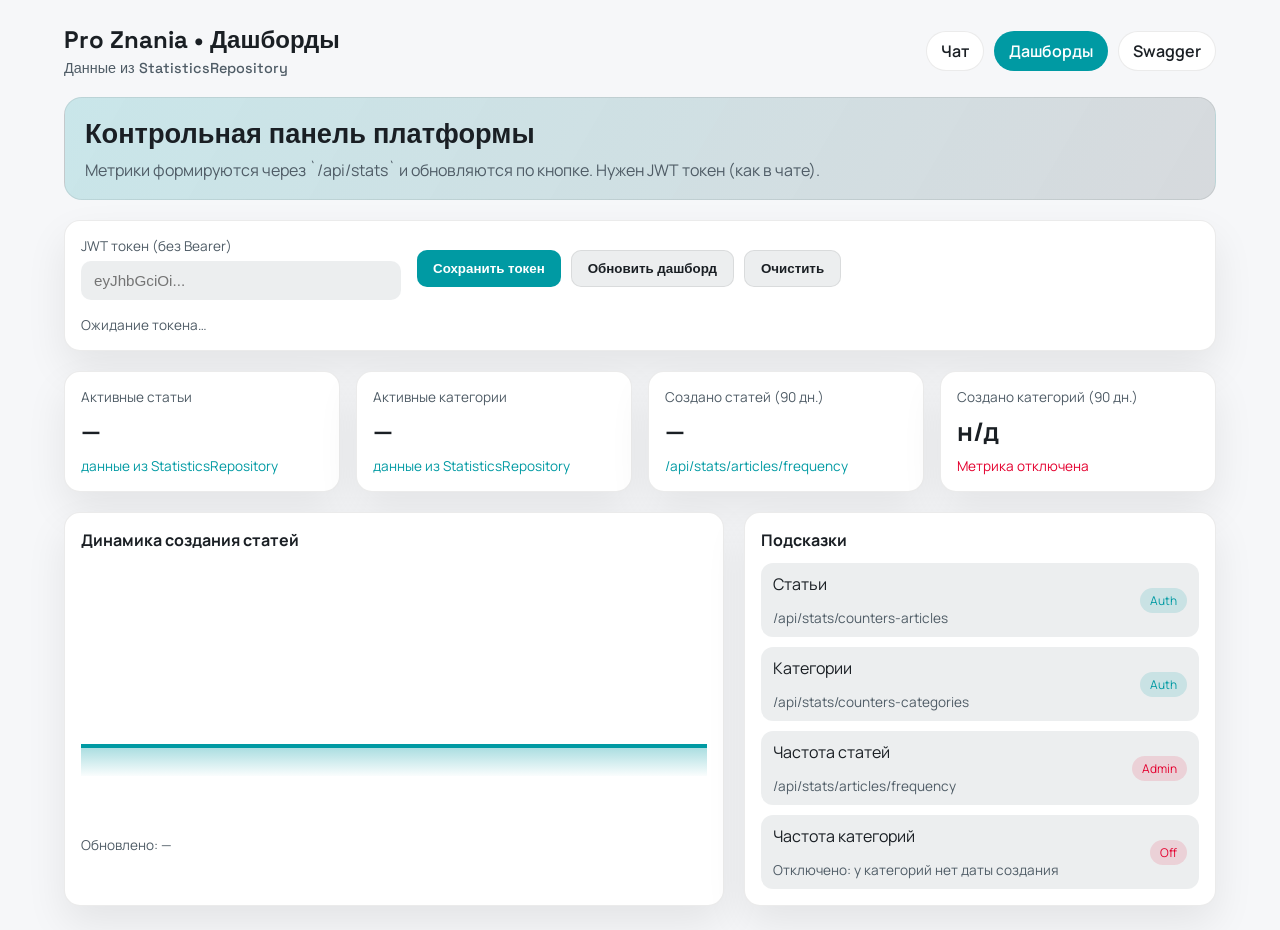
<file: base/src/main/resources/static/demo/dashboard.html>
<!DOCTYPE html>
<html lang="ru">
<head>
    <meta charset="UTF-8">
    <meta name="viewport" content="width=device-width, initial-scale=1">
    <title>Дашборды | Pro Znania</title>
    <link rel="preconnect" href="https://fonts.googleapis.com">
    <link rel="preconnect" href="https://fonts.gstatic.com" crossorigin>
    <link href="https://fonts.googleapis.com/css2?family=Manrope:wght@400;500;600;700&family=Space+Grotesk:wght@500;700&display=swap" rel="stylesheet">
    <style>
        :root {
            --primary: #009AA3;
            --slate: #67767D;
            --accent: #E4002F;
            --bg: #f6f7f9;
            --bg-soft: #ffffff;
            --bg-panel: rgba(103, 118, 125, 0.12);
            --text: #1a1f24;
            --muted: #4f5c66;
            --border: rgba(0, 0, 0, 0.08);
            --shadow: 0 18px 40px rgba(0, 0, 0, 0.08);
        }

        @media (prefers-color-scheme: dark) {
            :root {
                --bg: #0f1317;
                --bg-soft: #151c22;
                --bg-panel: rgba(103, 118, 125, 0.2);
                --text: #e7eef3;
                --muted: #a3b0ba;
                --border: rgba(255, 255, 255, 0.08);
                --shadow: 0 18px 40px rgba(0, 0, 0, 0.35);
            }
        }

        * {
            box-sizing: border-box;
        }

        body {
            margin: 0;
            font-family: "Manrope", "Segoe UI", Tahoma, sans-serif;
            background: var(--bg);
            color: var(--text);
        }

        a {
            color: inherit;
            text-decoration: none;
        }

        .shell {
            max-width: 1200px;
            margin: 0 auto;
            padding: 24px;
        }

        .topbar {
            display: flex;
            align-items: center;
            justify-content: space-between;
            gap: 16px;
            flex-wrap: wrap;
            margin-bottom: 20px;
        }

        .brand {
            font-family: "Space Grotesk", sans-serif;
            font-size: 1.5rem;
            font-weight: 700;
            display: grid;
            gap: 4px;
        }

        .brand span {
            font-size: 0.9rem;
            color: var(--muted);
            font-weight: 500;
        }

        .nav {
            display: flex;
            gap: 10px;
            flex-wrap: wrap;
        }

        .nav a {
            padding: 8px 14px;
            border-radius: 999px;
            border: 1px solid transparent;
            font-weight: 600;
            transition: all 0.2s ease;
        }

        .nav a.primary {
            background: var(--primary);
            color: #ffffff;
        }

        .nav a.secondary {
            background: var(--bg-soft);
            border-color: var(--border);
        }

        .nav a:hover {
            transform: translateY(-1px);
            box-shadow: var(--shadow);
        }

        .hero {
            background: linear-gradient(120deg, rgba(0, 154, 163, 0.18), rgba(103, 118, 125, 0.22));
            border: 1px solid var(--border);
            border-radius: 18px;
            padding: 18px 20px;
            display: grid;
            gap: 8px;
            margin-bottom: 20px;
        }

        .hero h1 {
            font-family: "Space Grotesk", sans-serif;
            font-size: 1.7rem;
            margin: 0;
        }

        .hero p {
            margin: 0;
            color: var(--muted);
        }

        .card {
            background: var(--bg-soft);
            border: 1px solid var(--border);
            border-radius: 16px;
            padding: 16px;
            box-shadow: var(--shadow);
        }

        .auth {
            display: grid;
            grid-template-columns: minmax(240px, 320px) 1fr;
            gap: 16px;
            align-items: center;
            margin-bottom: 20px;
        }

        .field {
            display: grid;
            gap: 6px;
        }

        label {
            font-size: 0.85rem;
            color: var(--muted);
        }

        input {
            width: 100%;
            border-radius: 10px;
            border: 1px solid transparent;
            background: var(--bg-panel);
            padding: 10px 12px;
            color: var(--text);
            font-size: 0.95rem;
            transition: border 0.2s ease, box-shadow 0.2s ease;
        }

        input:focus {
            outline: none;
            border-color: rgba(0, 154, 163, 0.5);
            box-shadow: 0 0 0 3px rgba(0, 154, 163, 0.2);
        }

        .btn-row {
            display: flex;
            gap: 10px;
            flex-wrap: wrap;
        }

        button {
            border: none;
            padding: 10px 16px;
            border-radius: 10px;
            cursor: pointer;
            font-weight: 600;
            background: var(--primary);
            color: #ffffff;
            transition: transform 0.2s ease, box-shadow 0.2s ease;
        }

        button.secondary {
            background: var(--bg-panel);
            color: var(--text);
            border: 1px solid var(--border);
        }

        button:hover {
            transform: translateY(-1px);
            box-shadow: var(--shadow);
        }

        .status {
            font-size: 0.85rem;
            color: var(--muted);
        }

        .kpi-grid {
            display: grid;
            grid-template-columns: repeat(auto-fit, minmax(220px, 1fr));
            gap: 16px;
            margin-bottom: 20px;
        }

        .kpi {
            display: grid;
            gap: 8px;
        }

        .kpi span {
            color: var(--muted);
            font-size: 0.85rem;
        }

        .kpi strong {
            font-size: 1.6rem;
        }

        .delta {
            font-size: 0.85rem;
            color: var(--primary);
        }

        .delta.alert {
            color: var(--accent);
        }

        .grid {
            display: grid;
            grid-template-columns: 1.4fr 1fr;
            gap: 20px;
        }

        .chart {
            display: grid;
            gap: 10px;
        }

        .chart svg {
            width: 100%;
            height: 180px;
        }

        .list {
            display: grid;
            gap: 10px;
        }

        .list-item {
            display: flex;
            align-items: center;
            justify-content: space-between;
            gap: 12px;
            padding: 10px 12px;
            background: var(--bg-panel);
            border-radius: 12px;
        }

        .badge {
            padding: 4px 10px;
            border-radius: 999px;
            font-size: 0.75rem;
            background: rgba(0, 154, 163, 0.15);
            color: var(--primary);
        }

        .badge.alert {
            background: rgba(228, 0, 47, 0.12);
            color: var(--accent);
        }

        .footer-note {
            margin-top: 14px;
            color: var(--muted);
            font-size: 0.85rem;
        }

        @media (max-width: 960px) {
            .auth {
                grid-template-columns: 1fr;
            }
            .grid {
                grid-template-columns: 1fr;
            }
        }
    </style>
</head>
<body>
<div class="shell">
    <div class="topbar">
        <div class="brand">
            Pro Znania • Дашборды
            <span>Данные из StatisticsRepository</span>
        </div>
        <nav class="nav">
            <a class="secondary" href="/demo/chat.html">Чат</a>
            <a class="primary" href="/demo/dashboard.html">Дашборды</a>
            <a class="secondary" href="/swagger-ui/index.html#/">Swagger</a>
        </nav>
    </div>

    <section class="hero">
        <h1>Контрольная панель платформы</h1>
        <p>Метрики формируются через `/api/stats` и обновляются по кнопке. Нужен JWT токен (как в чате).</p>
    </section>

    <section class="card auth">
        <div class="field">
            <label for="token">JWT токен (без Bearer)</label>
            <input id="token" placeholder="eyJhbGciOi..." autocomplete="off">
        </div>
        <div class="btn-row">
            <button id="saveToken">Сохранить токен</button>
            <button id="loadStats" class="secondary">Обновить дашборд</button>
            <button id="clearToken" class="secondary">Очистить</button>
        </div>
        <div class="status" id="statusText">Ожидание токена…</div>
    </section>

    <section class="kpi-grid">
        <div class="card kpi">
            <span>Активные статьи</span>
            <strong id="kpiArticles">—</strong>
            <div class="delta" id="kpiArticlesDelta">данные из StatisticsRepository</div>
        </div>
        <div class="card kpi">
            <span>Активные категории</span>
            <strong id="kpiCategories">—</strong>
            <div class="delta" id="kpiCategoriesDelta">данные из StatisticsRepository</div>
        </div>
        <div class="card kpi">
            <span>Создано статей (90 дн.)</span>
            <strong id="kpiArticles90">—</strong>
            <div class="delta" id="kpiArticles90Delta">/api/stats/articles/frequency</div>
        </div>
        <div class="card kpi">
            <span>Создано категорий (90 дн.)</span>
            <strong id="kpiCategories90">—</strong>
            <div class="delta alert" id="kpiCategories90Delta">Метрика отключена</div>
        </div>
    </section>

    <section class="grid">
        <div class="card chart">
            <strong>Динамика создания статей</strong>
            <svg viewBox="0 0 600 180" preserveAspectRatio="none" id="articlesChart">
                <defs>
                    <linearGradient id="lineFill" x1="0" x2="0" y1="0" y2="1">
                        <stop offset="0%" stop-color="#009AA3" stop-opacity="0.35"/>
                        <stop offset="100%" stop-color="#009AA3" stop-opacity="0.02"/>
                    </linearGradient>
                </defs>
                <path id="chartFill" d="M0 150 L600 150 L600 180 L0 180 Z" fill="url(#lineFill)"></path>
                <path id="chartLine" d="M0 150 L600 150" fill="none" stroke="#009AA3" stroke-width="4"></path>
            </svg>
            <div class="footer-note" id="lastUpdate">Обновлено: —</div>
        </div>

        <div class="card">
            <strong>Подсказки</strong>
            <div class="list" style="margin-top: 12px;">
                <div class="list-item">
                    <div>
                        <div>Статьи</div>
                        <div class="footer-note">/api/stats/counters-articles</div>
                    </div>
                    <span class="badge">Auth</span>
                </div>
                <div class="list-item">
                    <div>
                        <div>Категории</div>
                        <div class="footer-note">/api/stats/counters-categories</div>
                    </div>
                    <span class="badge">Auth</span>
                </div>
                <div class="list-item">
                    <div>
                        <div>Частота статей</div>
                        <div class="footer-note">/api/stats/articles/frequency</div>
                    </div>
                    <span class="badge alert">Admin</span>
                </div>
                <div class="list-item">
                    <div>
                        <div>Частота категорий</div>
                        <div class="footer-note">Отключено: у категорий нет даты создания</div>
                    </div>
                    <span class="badge alert">Off</span>
                </div>
            </div>
        </div>
    </section>
</div>

<script>
    const TOKEN_KEY = "pro-znania.jwt";

    const tokenInput = document.getElementById("token");
    const statusText = document.getElementById("statusText");

    const normalizeToken = (raw) => {
        if (!raw) return "";
        const trimmed = raw.trim();
        return trimmed.toLowerCase().startsWith("bearer ")
            ? trimmed.slice(7).trim()
            : trimmed;
    };

    const getToken = () => normalizeToken(localStorage.getItem(TOKEN_KEY) || tokenInput.value);

    const saveToken = () => {
        const normalized = normalizeToken(tokenInput.value);
        if (normalized) {
            localStorage.setItem(TOKEN_KEY, normalized);
            tokenInput.value = normalized;
        }
    };

    const clearToken = () => {
        localStorage.removeItem(TOKEN_KEY);
        tokenInput.value = "";
        statusText.textContent = "Токен очищен.";
    };

    const updateChart = (points) => {
        const line = document.getElementById("chartLine");
        const fill = document.getElementById("chartFill");
        if (!points || points.length === 0) {
            line.setAttribute("d", "M0 150 L600 150");
            fill.setAttribute("d", "M0 150 L600 150 L600 180 L0 180 Z");
            return;
        }
        const max = Math.max(...points.map(p => p.count), 1);
        const step = 600 / (points.length - 1 || 1);
        const coords = points.map((p, idx) => {
            const x = idx * step;
            const y = 160 - (p.count / max) * 120;
            return `${x} ${y}`;
        });
        line.setAttribute("d", `M${coords.join(" L")}`);
        fill.setAttribute("d", `M${coords.join(" L")} L600 180 L0 180 Z`);
    };

    const setValue = (id, value) => {
        const el = document.getElementById(id);
        if (el) el.textContent = value;
    };

    setValue("kpiCategories90", "н/д");

    const loadStats = async () => {
        const token = getToken();
        if (!token) {
            statusText.textContent = "Нужен JWT токен для запросов /api/stats.";
            return;
        }
        statusText.textContent = "Запрашиваем статистику…";
        const headers = { Authorization: `Bearer ${token}` };

        try {
            const [articlesRes, categoriesRes] = await Promise.all([
                fetch("/api/stats/counters-articles", { headers }),
                fetch("/api/stats/counters-categories", { headers })
            ]);

            if (articlesRes.ok) {
                const data = await articlesRes.json();
                setValue("kpiArticles", data.totalArticles ?? "—");
            }
            if (categoriesRes.ok) {
                const data = await categoriesRes.json();
                setValue("kpiCategories", data.totalCategories ?? "—");
            }

            const freqRes = await fetch("/api/stats/articles/frequency?period=DAY", { headers });
            if (freqRes.ok) {
                const data = await freqRes.json();
                const points = (data.points || []).map(p => ({ count: Number(p.count || 0) }));
                const total90 = points.reduce((sum, p) => sum + p.count, 0);
                setValue("kpiArticles90", total90.toLocaleString("ru-RU"));
                updateChart(points);
            } else {
                setValue("kpiArticles90", "Требуется ADMIN");
            }

            setValue("kpiCategories90", "н/д");

            document.getElementById("lastUpdate").textContent =
                `Обновлено: ${new Date().toLocaleTimeString()}`;
            statusText.textContent = "Данные обновлены.";
        } catch (err) {
            statusText.textContent = "Ошибка загрузки статистики.";
        }
    };

    const saved = localStorage.getItem(TOKEN_KEY);
    if (saved) tokenInput.value = saved;

    document.getElementById("saveToken").addEventListener("click", () => {
        saveToken();
        loadStats();
    });
    document.getElementById("loadStats").addEventListener("click", loadStats);
    document.getElementById("clearToken").addEventListener("click", clearToken);
</script>
</body>
</html>
</file>
